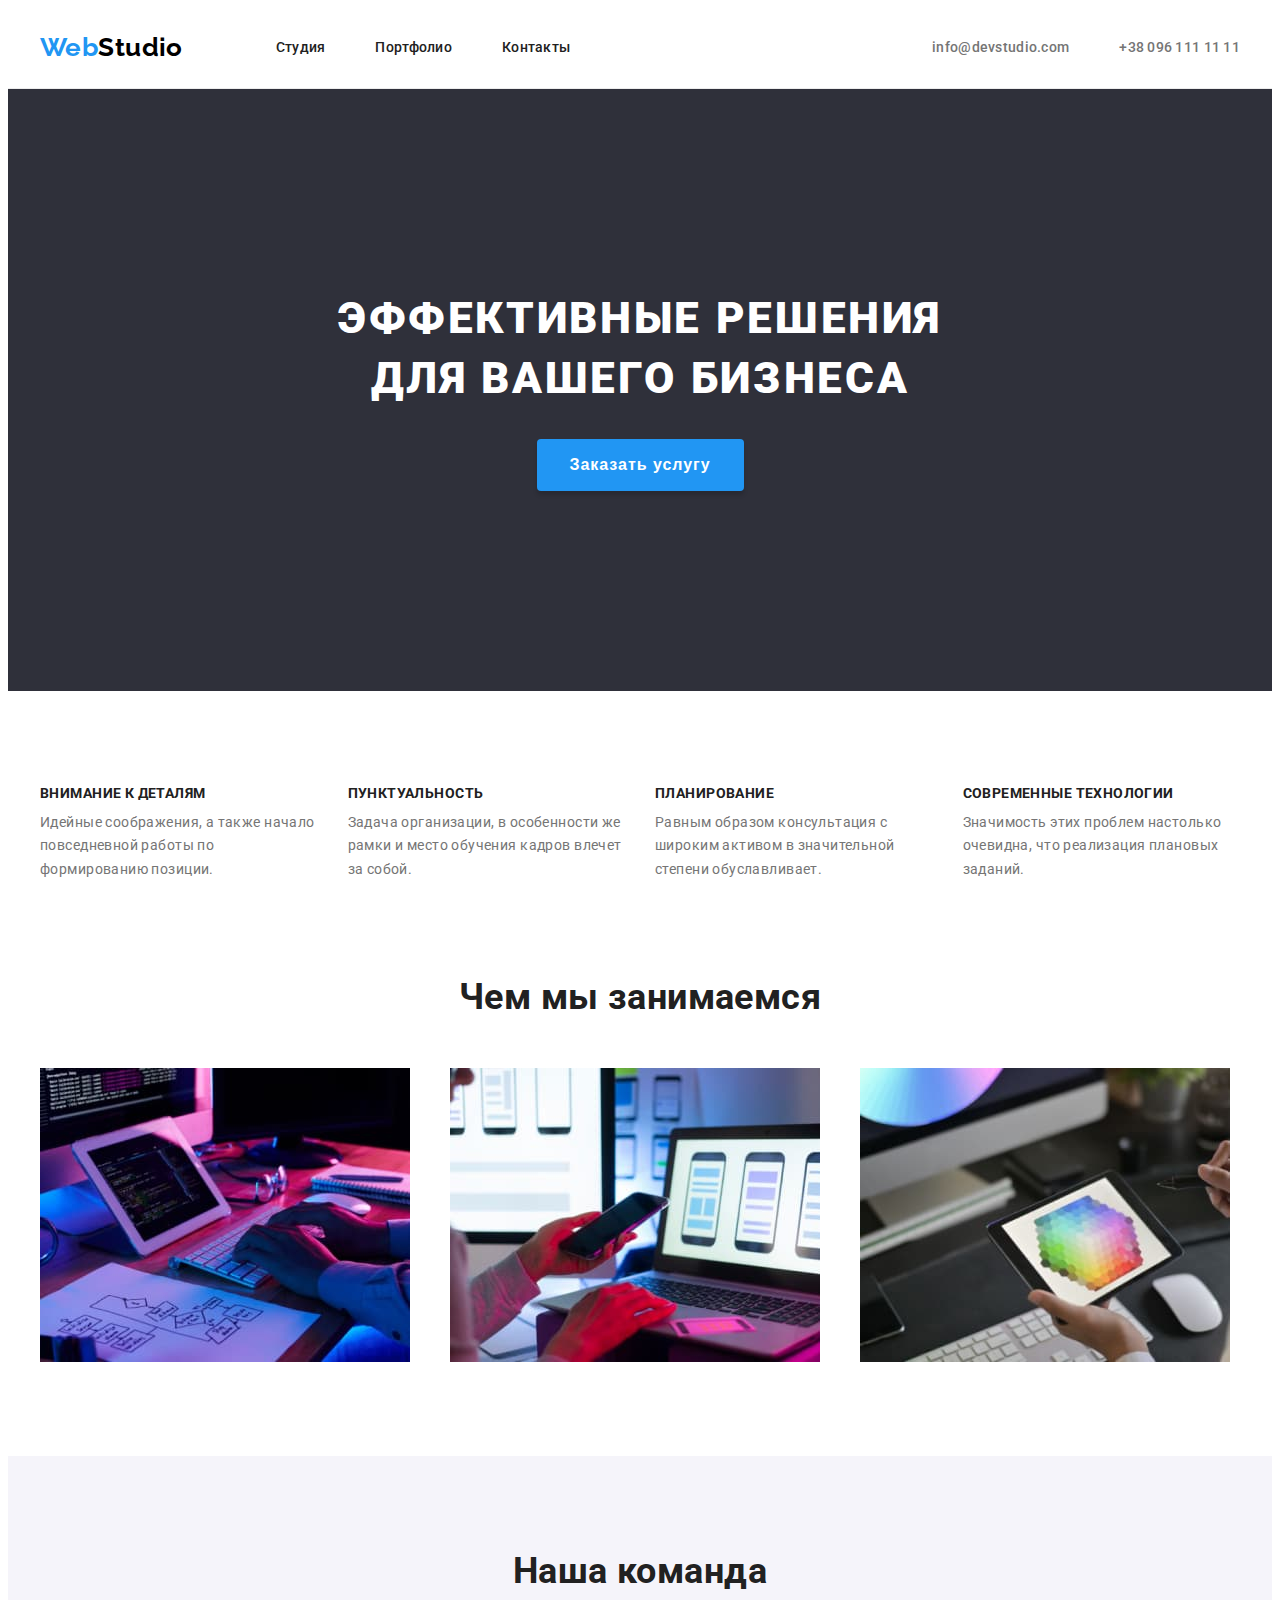
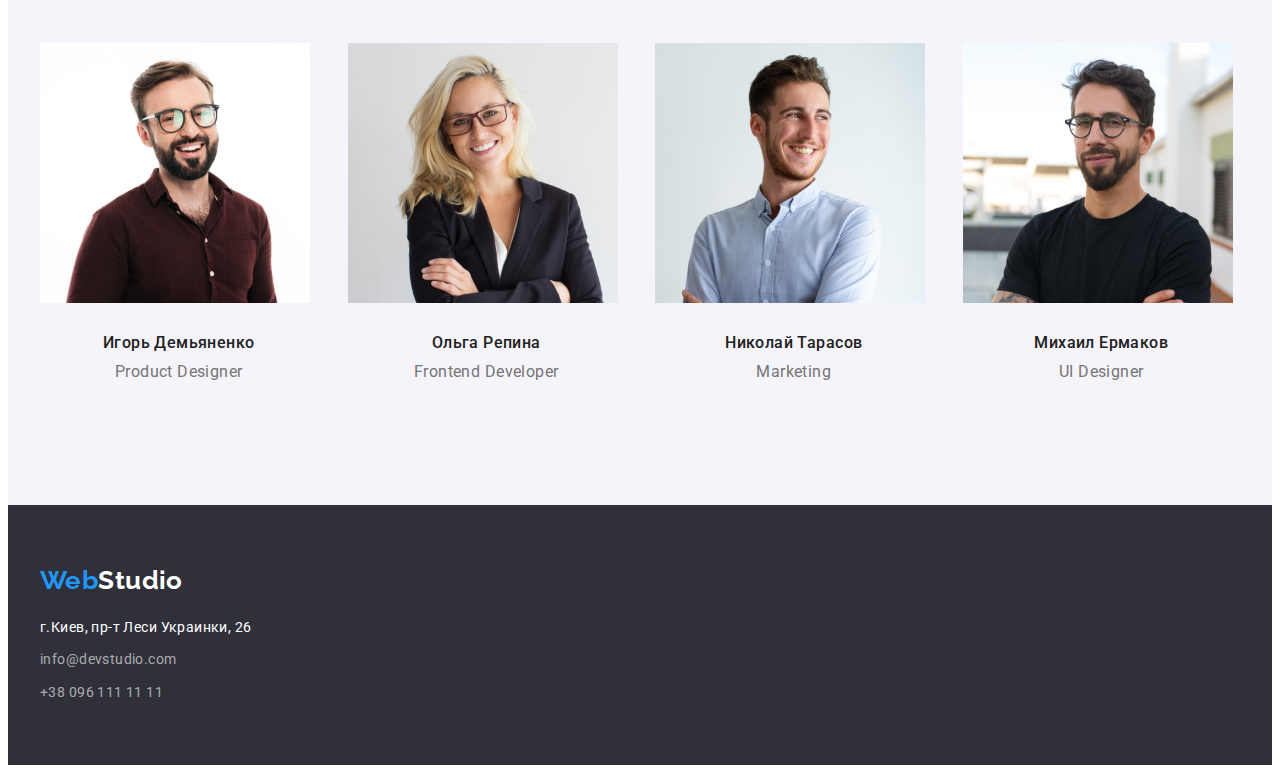
<file: index.html>
<!DOCTYPE html>
<html lang="ru">
  <head>
    <meta charset="UTF-8" />
    <meta http-equiv="X-UA-Compatible" content="IE=edge" />
    <meta name="viewport" content="width=device-width, initial-scale=1.0" />
    <title>Студия</title>
    <link
      rel="stylesheet"
      href="https://cdnjs.cloudflare.com/ajax/libs/modern-normalize/1.0.0/modern-normalize.min.css"
      integrity="sha512-ISS7cAi1PEhQ8jnbJpJZMd29NlhNj4AWYyLOSp2CE/CsHxTCu+r+t0D2yoJudVrd0/8fTVPUVDzY5Tvli75u/g=="
      crossorigin="anonymous"
    />
    <link rel="preconnect" href="https://fonts.gstatic.com" />
    <link
      href="https://fonts.googleapis.com/css2?family=Raleway:wght@700&family=Roboto:wght@400;500;700;900&display=swap"
      rel="stylesheet"
    />
    <link rel="stylesheet" href="./css/styles.css" />
  </head>
  <body>
    <!--Header page-->
    <header class="header">
      <div class="container header-container">
        <!--Navigation-->
        <nav class="header-nav">
          <!--Header logo-->
          <a class="header-logo-link common-links" href="./index.html" lang="en"
            ><span class="header-logo-web">Web</span>Studio</a
          >
          <!--Menu-->
          <ul class="menu common-lists">
            <li class="menu-item">
              <a class="menu-link common-links" href="./index.html">Студия</a>
            </li>
            <li class="menu-item">
              <a class="menu-link common-links" href="./portfolio.html">Портфолио</a>
            </li>
            <li class="menu-item">
              <a class="menu-link common-links" href="">Контакты</a>
            </li>
          </ul>
        </nav>
        <!--Header contacts-->
        <ul class="header-contacts-list common-lists">
          <li class="header-mail-item">
            <a class="header-mail-link common-links" href="mailto:info@devstudio.com"
              >info@devstudio.com</a
            >
          </li>
          <li class="header-tel-item">
            <a class="header-tel-link common-links" href="tel:+380961111111">+38 096 111 11 11</a>
          </li>
        </ul>
      </div>
    </header>
    <!--Main content-->
    <main class="main-content">
      <!--Hero-->
      <section class="hero">
        <div class="container">
          <h1 class="main-title">
            Эффективные решения <br />
            для вашего бизнеса
          </h1>
          <button class="order-button" type="button">Заказать услугу</button>
        </div>
      </section>
      <!--Benefits company-->
      <section class="benefits-section section">
        <div class="container">
          <ul class="benefits-list common-lists">
            <li class="benefits-item">
              <h3 class="benefits-title">Внимание к деталям</h3>
              <p class="benefits-text">
                Идейные соображения, а также начало повседневной работы по формированию позиции.
              </p>
            </li>
            <li class="benefits-item">
              <h3 class="benefits-title">Пунктуальность</h3>
              <p class="benefits-text">
                Задача организации, в особенности же рамки и место обучения кадров влечет за собой.
              </p>
            </li>
            <li class="benefits-item">
              <h3 class="benefits-title">Планирование</h3>
              <p class="benefits-text">
                Равным образом консультация с широким активом в значительной степени обуславливает.
              </p>
            </li>
            <li class="benefits-item">
              <h3 class="benefits-title">Современные технологии</h3>
              <p class="benefits-text">
                Значимость этих проблем настолько очевидна, что реализация плановых заданий.
              </p>
            </li>
          </ul>
        </div>
      </section>
      <!--Activities company-->
      <section class="activities section">
        <div class="container">
          <h2 class="activities-title">Чем мы занимаемся</h2>
          <ul class="activities-list common-lists">
            <li class="activities-item">
              <img
                src="./images/box1.jpg"
                alt="написание кода на комьютере"
                width="370"
                height="294"
              />
            </li>
            <li class="activities-item">
              <img
                src="./images/box2.jpg"
                alt="разработка интерфеса для мобильного устройства "
                width="370"
                height="294"
              />
            </li>
            <li class="activities-item">
              <img
                src="./images/box3.jpg"
                alt="разработка графического дизайна на планшете"
                width="370"
                height="294"
              />
            </li>
          </ul>
        </div>
      </section>
      <!--Team-->
      <section class="team section">
        <div class="container">
          <h2 class="team-title">Наша команда</h2>
          <ul class="team-list common-lists">
            <li class="team-item">
              <img src="./images/img1.jpg" alt="Фото Игорь Демьяненко" width="270" height="260" />
              <div class="team-item-content">
                <h4 class="name-title">Игорь Демьяненко</h4>
                <p class="position" lang="en">Product Designer</p>
              </div>
            </li>
            <li class="team-item">
              <img src="./images/img2.jpg" alt="Фото Ольга Репина" width="270" height="260" />
              <div class="team-item-content">
                <h4 class="name-title">Ольга Репина</h4>
                <p class="position" lang="en">Frontend Developer</p>
              </div>
            </li>
            <li class="team-item">
              <img src="./images/img3.jpg" alt="Фото Николай Тарасов" width="270" height="260" />
              <div class="team-item-content">
                <h4 class="name-title">Николай Тарасов</h4>
                <p class="position" lang="en">Marketing</p>
              </div>
            </li>
            <li class="team-item">
              <img src="./images/img4.jpg" alt="Фото Михаил Ермаков" width="270" height="260" />
              <div class="team-item-content">
                <h4 class="name-title">Михаил Ермаков</h4>
                <p class="position" lang="en">UI Designer</p>
              </div>
            </li>
          </ul>
        </div>
      </section>
    </main>
    <!--Footer-->
    <footer class="footer">
      <div class="container">
        <!--Footer logo-->
        <a class="footer-logo-link common-links" href="./index.html" lang="en"
          ><span class="footer-logo-web">Web</span>Studio</a
        >
        <!--Address-->
        <address>
          <ul class="address-list common-lists">
            <li class="address-item">
              <a
                class="address-map-link common-links"
                href="https://www.google.com/maps/d/viewer?msa=0&mid=10uSM3H-mIU3GznYo2szRIEphczw&ll=50.42707410898921%2C30.53826807734482&z=17"
                target="_blank"
                rel="noopener noreferrer"
                >г.Киев, пр-т Леси Украинки, 26
              </a>
            </li>
            <li class="address-item">
              <a class="address-mail-link common-links" href="mailto:info@devstudio.com"
                >info@devstudio.com</a
              >
            </li>
            <li class="address-item">
              <a class="address-tel-link common-links" href="tel:+380961111111"
                >+38 096 111 11 11</a
              >
            </li>
          </ul>
        </address>
      </div>
    </footer>
  </body>
</html>
</file>
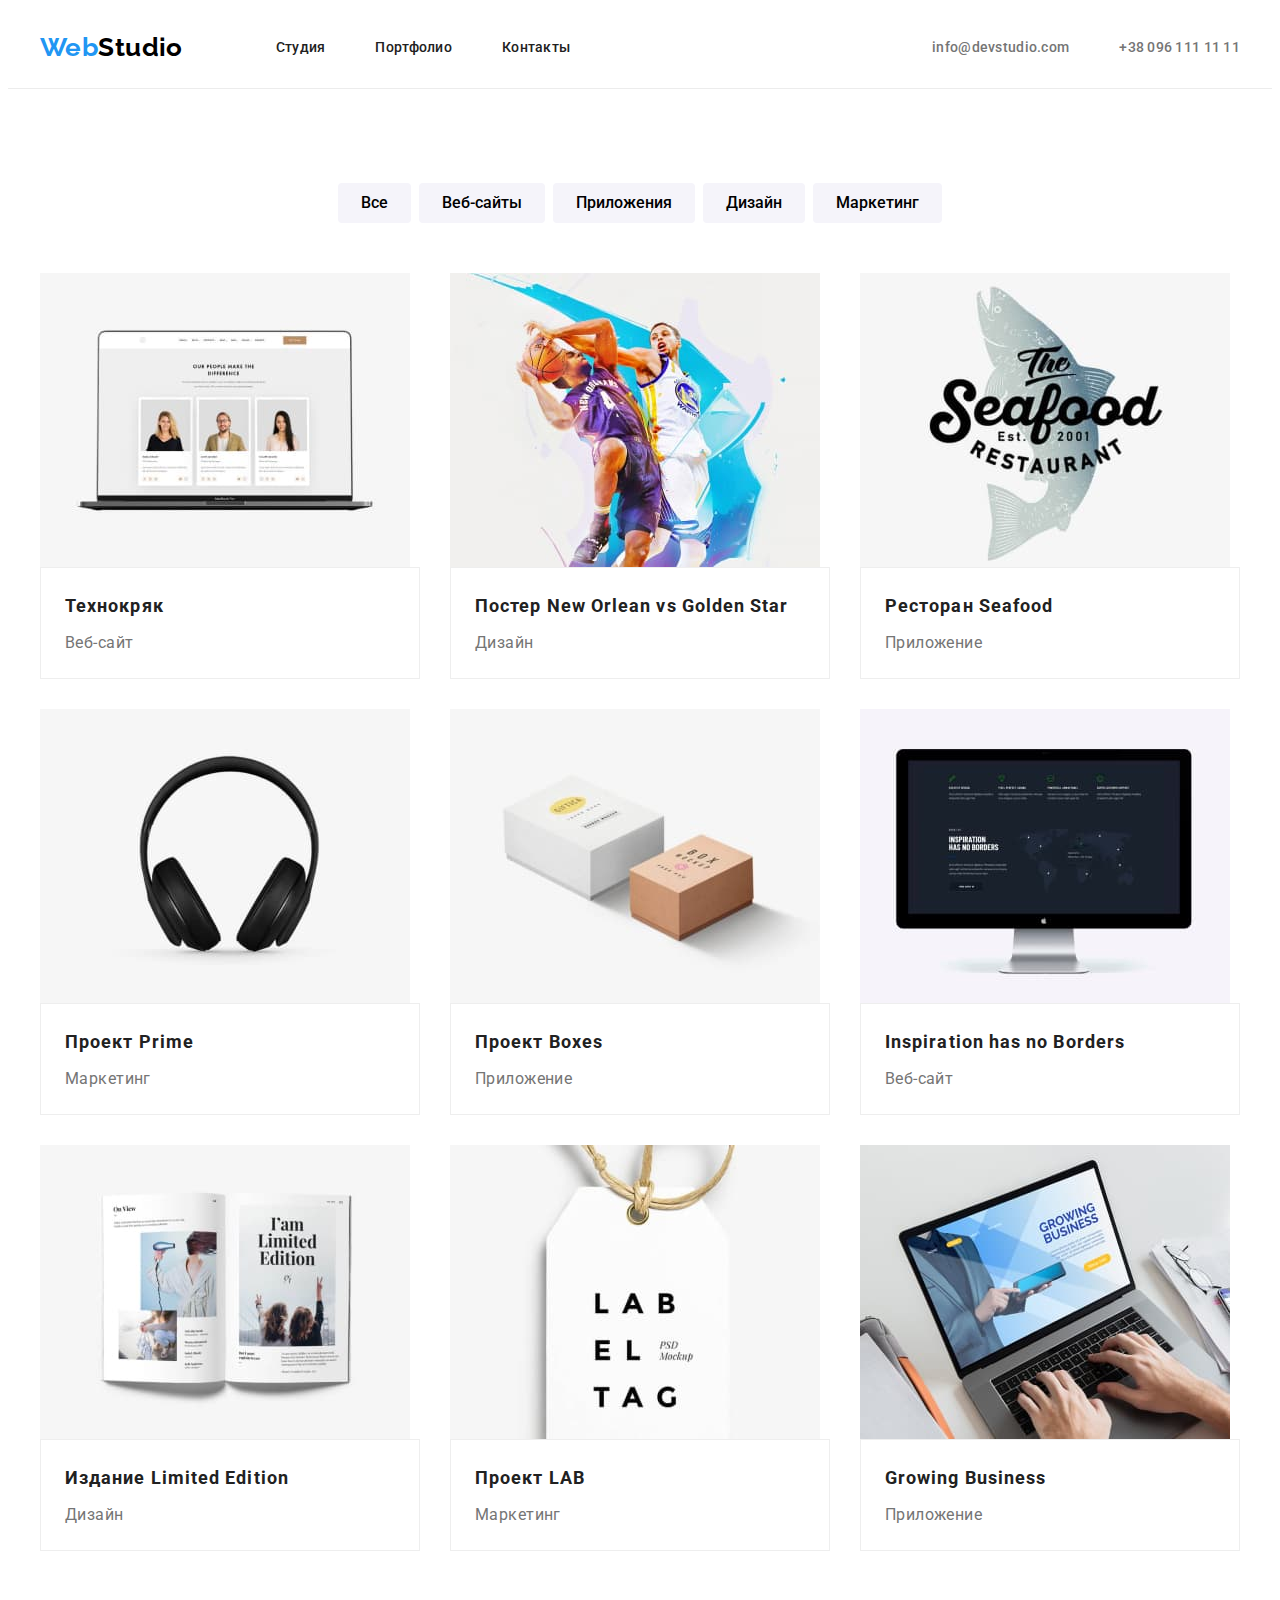
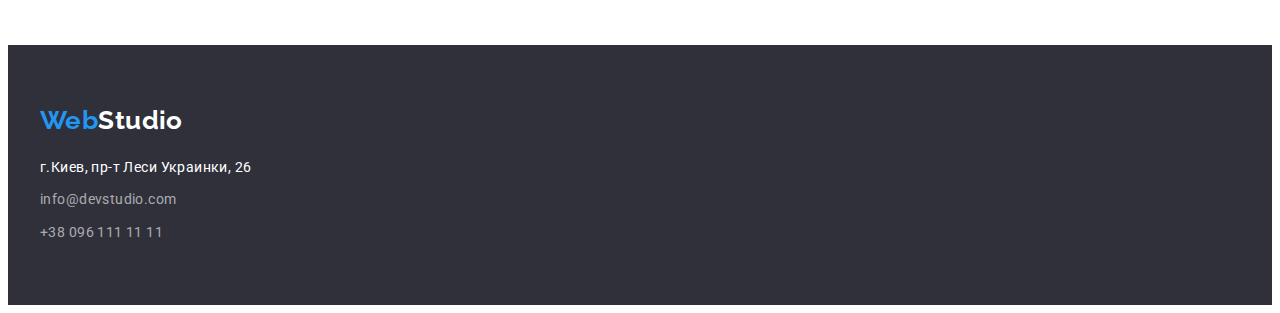
<file: portfolio.html>
<!DOCTYPE html>
<html lang="ru">
  <head>
    <meta charset="UTF-8" />
    <meta http-equiv="X-UA-Compatible" content="IE=edge" />
    <meta name="viewport" content="width=device-width, initial-scale=1.0" />
    <title>Портфолио</title>
    <link
      rel="stylesheet"
      href="https://cdnjs.cloudflare.com/ajax/libs/modern-normalize/1.0.0/modern-normalize.min.css"
      integrity="sha512-ISS7cAi1PEhQ8jnbJpJZMd29NlhNj4AWYyLOSp2CE/CsHxTCu+r+t0D2yoJudVrd0/8fTVPUVDzY5Tvli75u/g=="
      crossorigin="anonymous"
    />
    <link rel="preconnect" href="https://fonts.gstatic.com" />
    <link
      href="https://fonts.googleapis.com/css2?family=Raleway:wght@700&family=Roboto:wght@400;500;700;900&display=swap"
      rel="stylesheet"
    />
    <link rel="stylesheet" href="./css/styles.css" />
  </head>
  <body>
    <!--Header page-->
    <header class="header">
      <div class="container header-container">
        <!--Navigation-->
        <nav class="header-nav">
          <!--Header logo-->
          <a class="header-logo-link common-links" href="./index.html" lang="en"
            ><span class="header-logo-web">Web</span>Studio</a
          >
          <!--Menu-->
          <ul class="menu common-lists">
            <li class="menu-item">
              <a class="menu-link common-links" href="./index.html">Студия</a>
            </li>
            <li class="menu-item">
              <a class="menu-link common-links" href="./portfolio.html">Портфолио</a>
            </li>
            <li class="menu-item"><a class="menu-link common-links" href="">Контакты</a></li>
          </ul>
        </nav>
        <!--Header contacts-->
        <ul class="header-contacts-list common-lists">
          <li class="header-mail-item">
            <a class="header-mail-link common-links" href="mailto:info@devstudio.com"
              >info@devstudio.com</a
            >
          </li>
          <li class="header-tel-item">
            <a class="header-tel-link common-links" href="tel:+380961111111">+38 096 111 11 11</a>
          </li>
        </ul>
      </div>
    </header>
    <!--Main portfolio content-->
    <main class="main-portfilio-content">
      <section class="portfolio-section section">
        <div class="container">
          <h1 hidden>Портфолио</h1>
          <!--Button list-->
          <ul class="button-list common-lists">
            <li class="button-item"><button type="button" class="button-porfolio">Все</button></li>
            <li class="button-item">
              <button type="button" class="button-porfolio">Веб-сайты</button>
            </li>
            <li class="button-item">
              <button type="button" class="button-porfolio">Приложения</button>
            </li>
            <li class="button-item">
              <button type="button" class="button-porfolio">Дизайн</button>
            </li>
            <li class="button-item">
              <button type="button" class="button-porfolio">Маркетинг</button>
            </li>
          </ul>
          <!--Projects list-->
          <ul class="projects-list common-lists">
            <li class="projects-item">
              <img
                src="./images/portfolio1.jpg"
                alt="фото наших сотрудников"
                width="370"
                height="294"
              />
              <div class="projects-item-content">
                <h2 class="projects-title">Технокряк</h2>
                <p class="projects-text">Веб-сайт</p>
              </div>
            </li>
            <li class="projects-item">
              <img
                src="./images/portfolio2.jpg"
                alt="играют в баскетбол"
                width="370"
                height="294"
              />
              <div class="projects-item-content">
                <h2 class="projects-title">
                  Постер <span lang="en">New Orlean vs Golden Star</span>
                </h2>
                <p class="projects-text">Дизайн</p>
              </div>
            </li>
            <li class="projects-item">
              <img src="./images/portfolio3.jpg" alt="логотип ресторана" width="370" height="294" />
              <div class="projects-item-content">
                <h2 class="projects-title">Ресторан <span lang="en">Seafood</span></h2>
                <p class="projects-text">Приложение</p>
              </div>
            </li>
            <li class="projects-item">
              <img src="./images/portfolio4.jpg" alt="наушники" width="370" height="294" />
              <div class="projects-item-content">
                <h2 class="projects-title">Проект <span lang="en">Prime</span></h2>
                <p class="projects-text">Маркетинг</p>
              </div>
            </li>
            <li class="projects-item">
              <img src="./images/portfolio5.jpg" alt="коробочки" width="370" height="294" />
              <div class="projects-item-content">
                <h2 class="projects-title">Проект <span lang="en">Boxes</span></h2>
                <p class="projects-text">Приложение</p>
              </div>
            </li>
            <li class="projects-item">
              <img src="./images/portfolio6.jpg" alt="монитор" width="370" height="294" />
              <div class="projects-item-content">
                <h2 class="projects-title" lang="en">Inspiration has no Borders</h2>
                <p class="projects-text">Веб-сайт</p>
              </div>
            </li>
            <li class="projects-item">
              <img src="./images/portfolio7.jpg" alt="журнал" width="370" height="294" />
              <div class="projects-item-content">
                <h2 class="projects-title">Издание <span lang="en">Limited Edition</span></h2>
                <p class="projects-text">Дизайн</p>
              </div>
            </li>
            <li class="projects-item">
              <img src="./images/portfolio8.jpg" alt="бирка проекта" width="370" height="294" />
              <div class="projects-item-content">
                <h2 class="projects-title">Проект <span lang="en">LAB</span></h2>
                <p class="projects-text">Маркетинг</p>
              </div>
            </li>
            <li class="projects-item">
              <img
                src="./images/portfolio9.jpg"
                alt="работа на ноутбуке"
                width="370"
                height="294"
              />
              <div class="projects-item-content">
                <h2 class="projects-title" lang="en">Growing Business</h2>
                <p class="projects-text">Приложение</p>
              </div>
            </li>
          </ul>
        </div>
      </section>
    </main>
    <!--Footer-->
    <footer class="footer">
      <div class="container">
        <!--Footer logo-->
        <a class="footer-logo-link common-links" href="./index.html" lang="en"
          ><span class="footer-logo-web">Web</span>Studio</a
        >
        <!--Address-->
        <address>
          <ul class="address-list common-lists">
            <li class="address-item">
              <a
                class="address-map-link common-links"
                href="https://www.google.com/maps/d/viewer?msa=0&mid=10uSM3H-mIU3GznYo2szRIEphczw&ll=50.42707410898921%2C30.53826807734482&z=17"
                target="_blank"
                rel="noopener noreferrer"
                >г.Киев, пр-т Леси Украинки, 26
              </a>
            </li>
            <li class="address-item">
              <a class="address-mail-link common-links" href="mailto:info@devstudio.com"
                >info@devstudio.com</a
              >
            </li>
            <li class="address-item">
              <a class="address-tel-link common-links" href="tel:+380961111111"
                >+38 096 111 11 11</a
              >
            </li>
          </ul>
        </address>
      </div>
    </footer>
  </body>
</html>
</file>
<file: css/styles.css>
:root {
  --accent-color: #2196f3;
  --main-font: Roboto, sans-serif;
  --secondary-font: Raleway, sans-serif;
  --main-color: #212121;
  --secondary-color: #757575;
  --title-text-color: #ffffff;
}
h1,
h2,
h3,
h4,
h5,
h6,
p {
  margin-top: 0;
  margin-bottom: 0;
}
ol,
ul {
  margin-top: 0;
  margin-bottom: 0;
  padding-left: 0;
}
img {
  display: block;
}

.common-lists {
  list-style: none;
}
.common-links {
  text-decoration: none;
}
.section {
  padding-top: 94px;
  padding-bottom: 94px;
}

.container {
  width: 1200px;
  padding-left: 15px;
  padding-right: 15px;
  margin: 0 auto;
}
body {
  font-family: var(--main-font);
  color: var(--main-color);
  letter-spacing: 0.03em;
  font-size: 14px;
}
/* === Header page === */
.header {
  padding-top: 24px;
  padding-bottom: 25px;
  border-bottom: 1px solid #ececec;
}
.header-container {
  display: flex;
  align-items: center;
}
/* === Navigation === */
.header-nav {
  display: flex;
  align-items: center;
}
/* === Header logo === */

.header-logo-link {
  font-family: var(--secondary-font);
  font-style: normal;
  font-weight: 700;
  font-size: 26px;
  line-height: 1.19;
  color: #000000;
  margin-right: 93px;
}
.header-logo-web {
  color: var(--accent-color);
}
/* === End header logo === */

/* === Menu === */
.menu {
  display: flex;
  align-items: center;
}
.menu-item:not(:last-child) {
  margin-right: 50px;
}
.menu-link {
  font-style: normal;
  font-weight: 500;
  line-height: 1.14;
  letter-spacing: 0.02em;
  color: var(--main-color);
}
.menu-link:hover {
  color: var(--accent-color);
}
.menu-link:focus {
  color: var(--accent-color);
}
/* === End menu === */
/* === End Navigation === */

/* === Header contacts === */
.header-contacts-list {
  display: flex;
  align-items: center;
  margin-left: auto;
}
.header-mail-item {
  margin-right: 50px;
}
.header-mail-link,
.header-tel-link {
  font-style: normal;
  font-weight: 500;
  line-height: 1.14;
  letter-spacing: 0.02em;
  color: var(--secondary-color);
}
.header-mail-link:hover,
.header-mail-link:focus,
.header-tel-link:hover,
.header-tel-link:focus {
  color: var(--accent-color);
}

/* === End header contacts === */
/* === End header page === */

/*=== Main content === */
/* === Hero === */
.hero {
  background-color: #2f303a;
  padding-top: 200px;
  padding-bottom: 200px;
}

.main-title {
  font-style: normal;
  font-weight: 900;
  font-size: 44px;
  line-height: 1.36;
  text-align: center;
  letter-spacing: 0.06em;
  text-transform: uppercase;
  color: var(--title-text-color);
  margin-bottom: 30px;
}

.order-button {
  font-style: normal;
  font-weight: 700;
  font-size: 16px;
  line-height: 1.87;
  display: flex;
  align-items: center;
  text-align: center;
  letter-spacing: 0.06em;
  color: var(--title-text-color);
  background-color: var(--accent-color);
  box-shadow: 0px 4px 4px rgba(0, 0, 0, 0.15);
  border-radius: 4px;
  cursor: pointer;
  padding: 10px 32px;
  margin-left: auto;
  margin-right: auto;
  border: 1px solid transparent;
}
/*=== End hero === */

/*=== Benefits company === */
.benefits-section {
  padding-bottom: 0px;
}

.benefits-list {
  display: flex;
  flex-wrap: wrap;
  margin-top: -30px;
  margin-left: -30px;
}
.benefits-item {
  flex-basis: calc((100% - 120px) / 4);
  margin-top: 30px;
  margin-left: 30px;
}

.benefits-title {
  font-style: normal;
  font-weight: 700;
  font-size: 14px;
  line-height: 16px;
  letter-spacing: 0.03em;
  text-transform: uppercase;
  margin-bottom: 10px;
}
.benefits-text {
  font-style: normal;
  line-height: 1.71;
  color: var(--secondary-color);
}
/*=== End benefits company === */

/* === Activities company === */

.activities-title {
  font-style: normal;
  font-weight: 700;
  font-size: 36px;
  line-height: 1.17;
  text-align: center;
  margin-bottom: 50px;
}
.activities-list {
  display: flex;
  flex-wrap: wrap;
  margin-top: -30px;
  margin-left: -30px;
}
.activities-item {
  flex-basis: calc((100% - 90px) / 3);
  margin-top: 30px;
  margin-left: 30px;
}
/* === End activities company === */

/* === Team === */
.team {
  background-color: #f5f4fa;
}
.team-title {
  font-style: normal;
  font-weight: 700;
  font-size: 36px;
  line-height: 1.17;
  text-align: center;
  margin-bottom: 50px;
}
.team-list {
  display: flex;
  flex-wrap: wrap;
  margin-top: -30px;
  margin-left: -30px;
}
.team-item {
  flex-basis: calc((100% - 120px) / 4);
  margin-top: 30px;
  margin-left: 30px;
}
.team-item-content {
  padding-top: 30px;
  padding-bottom: 30px;
}
.name-title {
  font-style: normal;
  font-weight: 500;
  font-size: 16px;
  line-height: 1.19;
  margin-bottom: 10px;
  text-align: center;
}
.position {
  font-style: normal;
  font-size: 16px;
  line-height: 19px;
  color: var(--secondary-color);
  text-align: center;
}
/* === End team === */

/* === Footer === */
.footer {
  background-color: #2f303a;
  padding-top: 60px;
  padding-bottom: 60px;
}
/* === Footer logo === */
.footer-logo-link {
  font-family: var(--secondary-font);
  font-style: normal;
  font-weight: 700;
  font-size: 26px;
  line-height: 1.19;
  color: #ffffff;
  display: inline-block;
  margin-bottom: 20px;
}
.footer-logo-web {
  color: var(--accent-color);
}
/* === End footer logo === */

/* === Address === */
.address-item:not(:last-child) {
  margin-bottom: 9px;
}
.address-map-link {
  font-style: normal;
  line-height: 1.71;
  color: var(--title-text-color);
}
.address-mail-link,
.address-tel-link {
  font-style: normal;
  line-height: 1.71;
  color: rgba(255, 255, 255, 0.6);
}
/* === End address === */
/* === End footer === */

/* === Portfolio page === */
/*=== Button-list ===  */

.button-list {
  display: flex;
  justify-content: center;
  margin-bottom: 50px;
}
.button-item:not(:last-child) {
  margin-right: 8px;
}
.button-porfolio {
  font-family: var(--main-font);
  font-style: normal;
  font-weight: 500;
  font-size: 16px;
  line-height: 1.62;
  cursor: pointer;
  border-radius: 4px;
  align-items: flex-start;
  padding: 6px 22px;
  border: 1px solid transparent;
  background-color: #f5f4fa;
  text-align: center;
}
.button-porfolio:hover,
.button-porfolio:focus {
  color: var(--title-text-color);
  background-color: var(--accent-color);
}
/*=== End button list ===  */

/* === Projects list === */
.projects-list {
  display: flex;
  flex-wrap: wrap;
  margin-top: -30px;
  margin-left: -30px;
}
.projects-item {
  flex-basis: calc((100% - 90px) / 3);
  margin-top: 30px;
  margin-left: 30px;
}
.projects-item-content {
  background: #ffffff;
  border: 1px solid #eeeeee;
  box-sizing: border-box;
  padding: 20px 24px;
}

.projects-title {
  font-style: normal;
  font-weight: 700;
  font-size: 18px;
  line-height: 2;
  letter-spacing: 0.06em;
  margin-bottom: 4px;
}
.projects-text {
  font-style: normal;
  font-size: 16px;
  line-height: 1.87;
  color: var(--secondary-color);
}
/* === End projects === */
/* === End portfolio page === */
</file>
